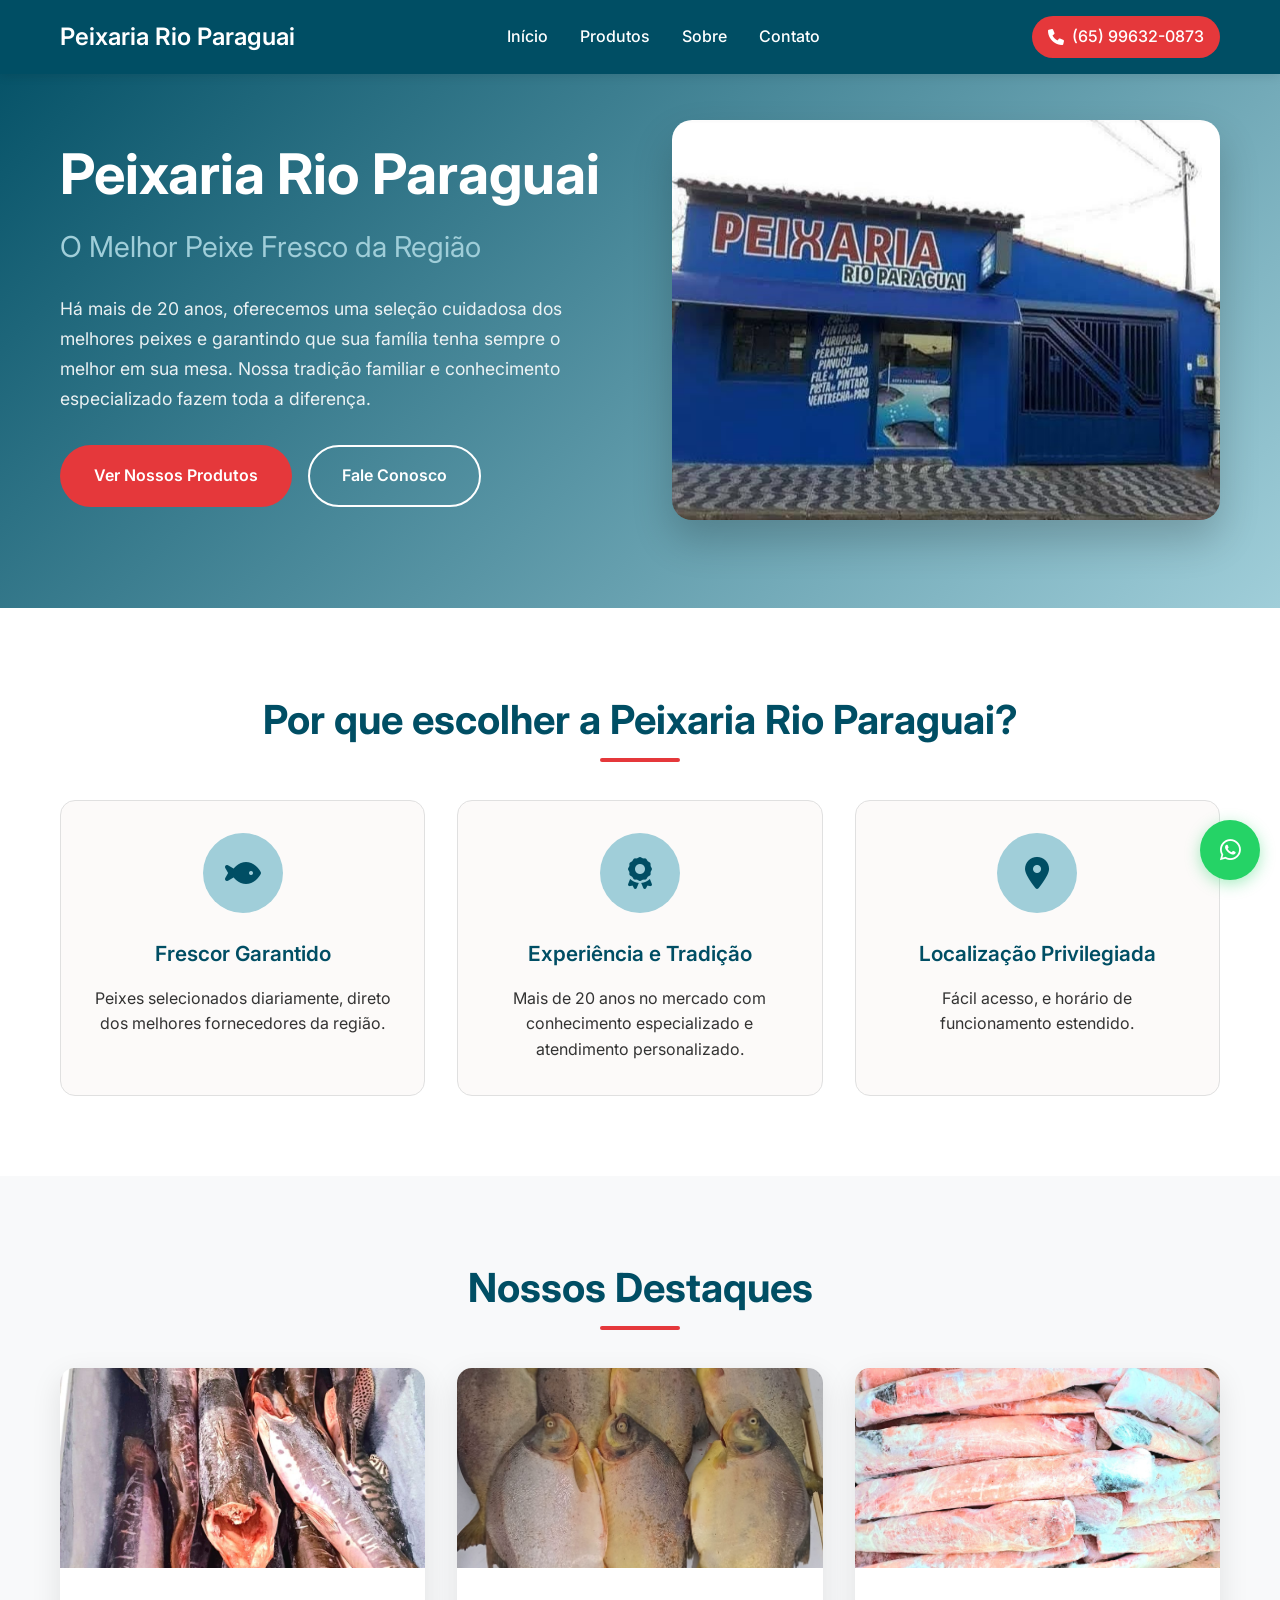
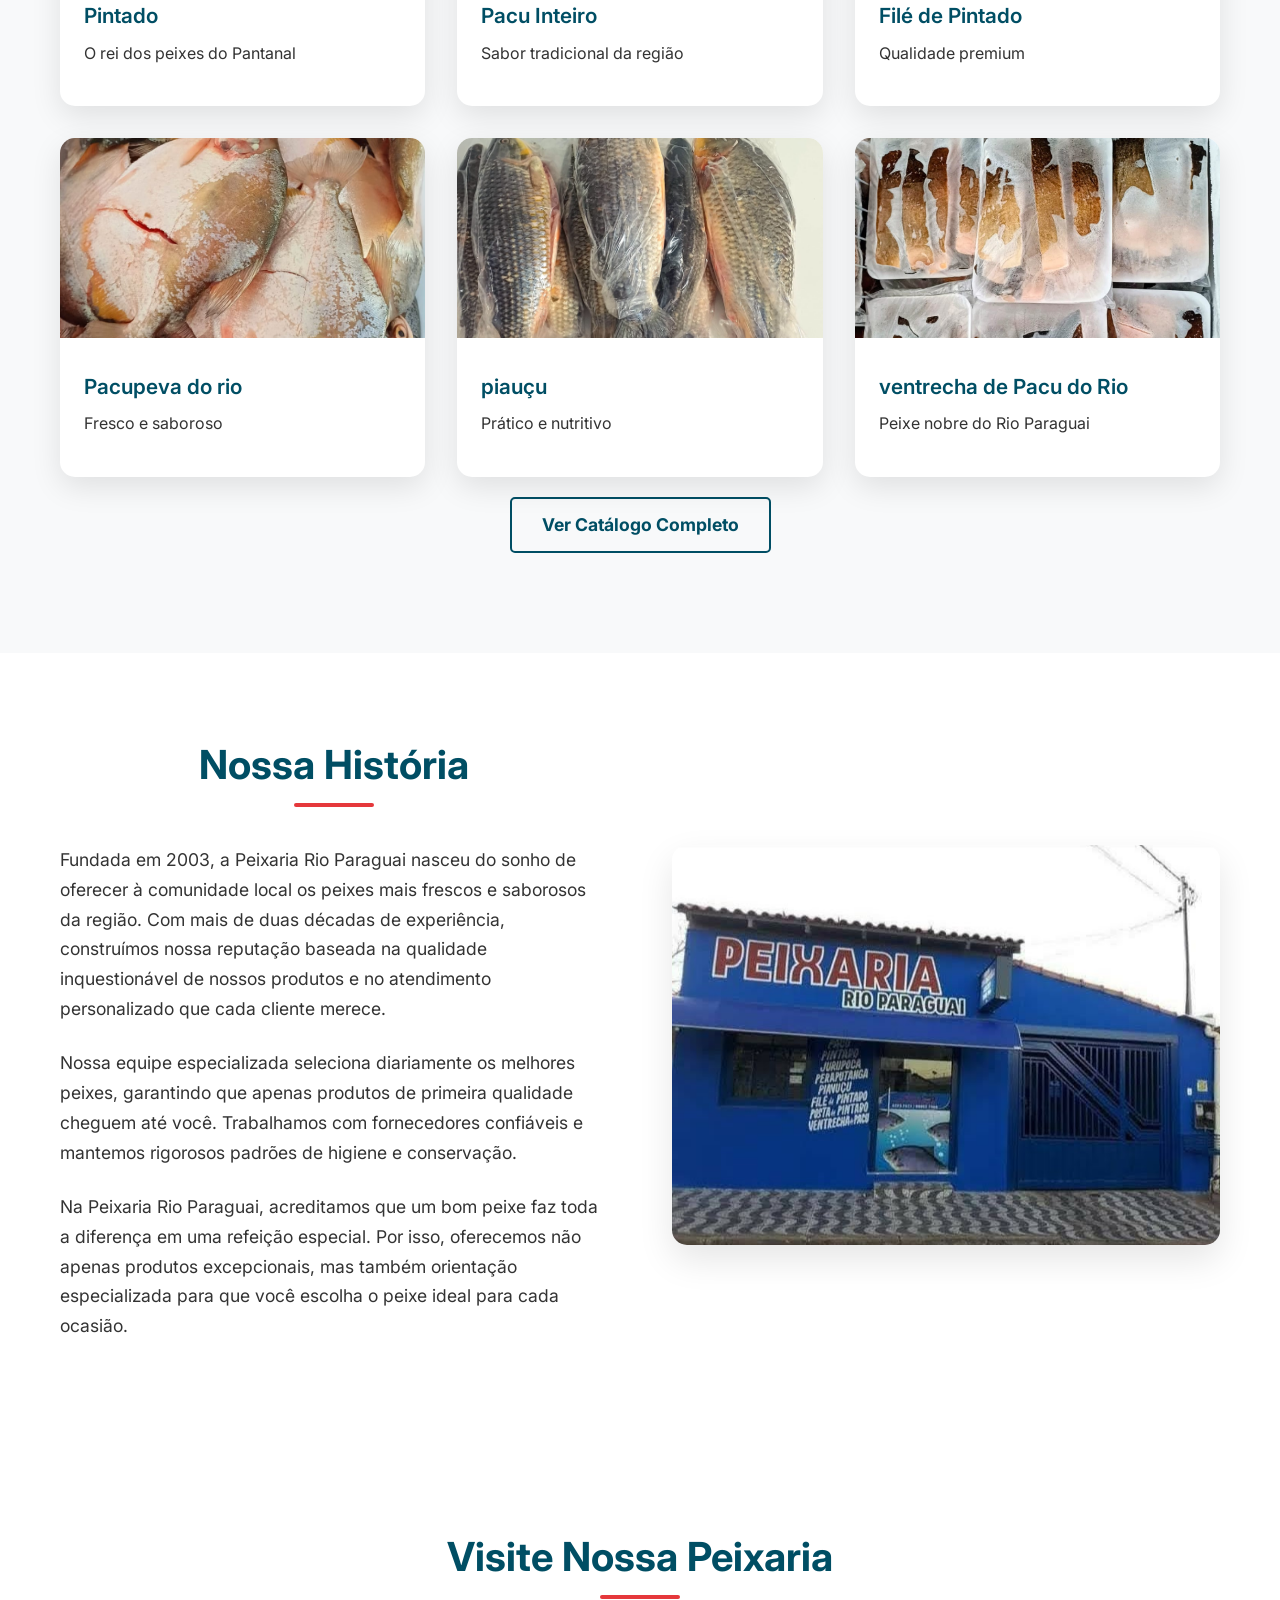
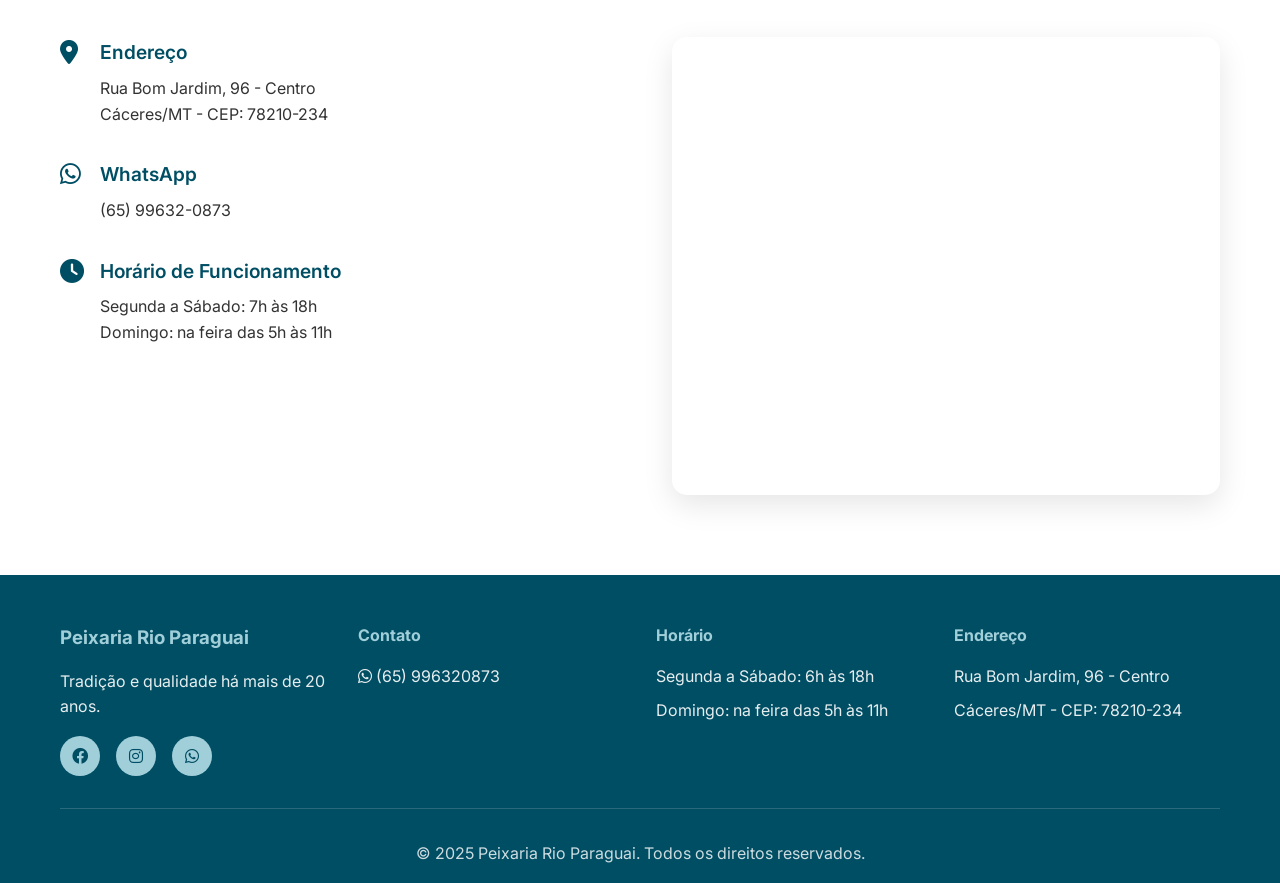
<file: index.html>
<!DOCTYPE html>
<html lang="pt-BR">
<head>
    <meta charset="UTF-8">
    <meta name="viewport" content="width=device-width, initial-scale=1.0">
    <title>Peixaria Rio Paraguai - O Melhor Peixe Fresco da Região</title>
    <meta name="description" content="Peixaria Rio Paraguai - Há mais de 20 anos oferecendo os melhores peixes frescos da região. Qualidade garantida e tradição familiar.">
    <link rel="stylesheet" href="styles/styles.css">
    <link href="https://fonts.googleapis.com/css2?family=Inter:wght@300;400;500;600;700&display=swap" rel="stylesheet">
    <link rel="stylesheet" href="https://cdnjs.cloudflare.com/ajax/libs/font-awesome/6.0.0/css/all.min.css">
</head>
<body>
    <!-- Header -->
    <header class="header">
        <nav class="nav">
            <div class="nav-container">
                <div class="nav-logo">
                    <h2>Peixaria Rio Paraguai</h2>
                </div>
                <ul class="nav-menu">
                    <li><a href="#inicio" class="nav-link">Início</a></li>
                    <li><a href="produtos/index.html" class="nav-link">Produtos</a></li>
                    <li><a href="#sobre" class="nav-link">Sobre</a></li>
                    <li><a href="#contato" class="nav-link">Contato</a></li>
                </ul>
                <div class="nav-contact">
                    <a href="https://wa.me/5565996320873" target="_blank" class="phone-btn">
                        <i class="fas fa-phone"></i>
                        (65) 99632-0873
                    </a>
                </div>
                <div class="hamburger">
                    <span></span>
                    <span></span>
                    <span></span>
                </div>
            </div>
        </nav>
    </header>

    <!-- Hero Section -->
    <section id="inicio" class="hero">
        <div class="hero-container">
            <div class="hero-content">
                <h1 class="hero-title">Peixaria Rio Paraguai</h1>
                <h2 class="hero-subtitle">O Melhor Peixe Fresco da Região</h2>
                <p class="hero-description">
                    Há mais de 20 anos, oferecemos uma seleção cuidadosa dos melhores peixes e 
                    garantindo que sua família tenha sempre o melhor em sua mesa. Nossa tradição familiar e 
                    conhecimento especializado fazem toda a diferença.
                </p>
                <div class="hero-buttons">
                    <a href="#produtos" class="btn btn-primary">Ver Nossos Produtos</a>
                    <a href="#contato" class="btn btn-secondary">Fale Conosco</a>
                </div>
            </div>
            <div class="hero-image">
                <img src="images/peixaria.jpeg" alt="Peixes frescos da Peixaria Rio Paraguai" id="hero-img">
            </div>
        </div>
    </section>

    <!-- Benefícios Section -->
    <section class="benefits">
        <div class="container">
            <h2 class="section-title">Por que escolher a Peixaria Rio Paraguai?</h2>
            <div class="benefits-grid">
                <div class="benefit-card">
                    <div class="benefit-icon">
                        <i class="fas fa-fish"></i>
                    </div>
                    <h3>Frescor Garantido</h3>
                    <p>Peixes selecionados diariamente, direto dos melhores fornecedores da região.</p>
                </div>
                <!--
                <div class="benefit-card">
                    <div class="benefit-icon">
                        <i class="fas fa-star"></i>
                    </div>
                    <h3>Variedade Completa</h3>
                    <p>Peixes de água doce e salgada, frutos do mar frescos e peixes preparados na hora.</p>
                </div>
                -->
                <div class="benefit-card">
                    <div class="benefit-icon">
                        <i class="fas fa-award"></i>
                    </div>
                    <h3>Experiência e Tradição</h3>
                    <p>Mais de 20 anos no mercado com conhecimento especializado e atendimento personalizado.</p>
                </div>
                <div class="benefit-card">
                    <div class="benefit-icon">
                        <i class="fas fa-map-marker-alt"></i>
                    </div>
                    <h3>Localização Privilegiada</h3>
                    <p>Fácil acesso, e horário de funcionamento estendido.</p>
                </div>
            </div>
        </div>
    </section>

    <!-- Produtos Section -->
    <section id="produtos" class="products">
        <div class="container">
            <h2 class="section-title">Nossos Destaques</h2>
            <div class="products-grid">
                <div class="product-card">
                    <img src="images/pintado.jpeg" alt="Pintado sem Cabeça" class="product-image">
                    <div class="product-content">
                        <h3>Pintado </h3>
                        <p>O rei dos peixes do Pantanal</p>
                    </div>
                </div>
                <div class="product-card">
                    <img src="images/pacu.jpeg" alt="Pacu Inteiro" class="product-image">
                    <div class="product-content">
                        <h3>Pacu Inteiro</h3>
                        <p>Sabor tradicional da região</p>
                    </div>
                </div>
                <div class="product-card">
                    <img src="images/file-pintado.jpeg" alt="Filé de Pintado" class="product-image">
                    <div class="product-content">
                        <h3>Filé de Pintado</h3>
                        <p>Qualidade premium</p>
                    </div>
                </div>
                <div class="product-card">
                    <img src="images/pacupeva.jpeg" alt="pacupeva" class="product-image">
                    <div class="product-content">
                        <h3>Pacupeva do rio</h3>
                        <p>Fresco e saboroso</p>
                    </div>
                </div>
                <div class="product-card">
                    <img src="images/piaucu.jpeg" alt="piauçu" class="product-image">
                    <div class="product-content">
                        <h3>piauçu</h3>
                        <p>Prático e nutritivo</p>
                    </div>
                </div>
                <div class="product-card">
                    <img src="images/ventrecha-pacu.jpeg" alt="ventrecha de pacu do rio" class="product-image">
                    <div class="product-content">
                        <h3>ventrecha de Pacu do Rio</h3>
                        <p>Peixe nobre do Rio Paraguai</p>
                    </div>
                </div>
            </div>
            <div class="view-all-container">
                    <a href="produtos.html" class="btn-outline">Ver Catálogo Completo</a>
            </div>
        </div>
    </section>

    <!-- Sobre Section -->
    <section id="sobre" class="about">
        <div class="container">
            <div class="about-content">
                <div class="about-text">
                    <h2 class="section-title">Nossa História</h2>
                    <p>
                        Fundada em 2003, a Peixaria Rio Paraguai nasceu do sonho de oferecer à comunidade local 
                        os peixes mais frescos e saborosos da região. Com mais de duas décadas de experiência, 
                        construímos nossa reputação baseada na qualidade inquestionável de nossos produtos e no 
                        atendimento personalizado que cada cliente merece.
                    </p>
                    <p>
                        Nossa equipe especializada seleciona diariamente os melhores peixes, garantindo que apenas 
                        produtos de primeira qualidade cheguem até você. Trabalhamos com fornecedores confiáveis e 
                        mantemos rigorosos padrões de higiene e conservação.
                    </p>
                    <p>
                        Na Peixaria Rio Paraguai, acreditamos que um bom peixe faz toda a diferença em uma refeição 
                        especial. Por isso, oferecemos não apenas produtos excepcionais, mas também orientação 
                        especializada para que você escolha o peixe ideal para cada ocasião.
                    </p>
                </div>
                <div class="about-image">
                    <img src="images/peixaria.jpeg" alt="Interior da Peixaria Rio Paraguai" id="about-img">
                </div>
            </div>
        </div>
    </section>

    <!-- Depoimentos Section 
    <section class="testimonials">
        <div class="container">
            <h2 class="section-title">O que nossos clientes dizem</h2>
            <div class="testimonials-grid">
                <div class="testimonial-card">
                    <div class="testimonial-content">
                        <p>"Compro peixe na Rio Paraguai há anos. Sempre fresco e de qualidade! O atendimento é excepcional."</p>
                    </div>
                    <div class="testimonial-author">
                        <strong>Maria Silva</strong>
                        <span>Cliente há 8 anos</span>
                    </div>
                </div>
                <div class="testimonial-card">
                    <div class="testimonial-content">
                        <p>"O melhor atendimento da cidade. Eles sabem tudo sobre peixes e sempre me ajudam a escolher o melhor!"</p>
                    </div>
                    <div class="testimonial-author">
                        <strong>João Santos</strong>
                        <span>Cliente há 5 anos</span>
                    </div>
                </div>
                <div class="testimonial-card">
                    <div class="testimonial-content">
                        <p>"Preço justo e produto excelente. Recomendo para toda a família! Nunca me decepcionaram."</p>
                    </div>
                    <div class="testimonial-author">
                        <strong>Ana Costa</strong>
                        <span>Cliente há 3 anos</span>
                    </div>
                </div>
            </div>
        </div>
    </section>
    -->

    <!-- Ofertas Section 
    <section class="offers">
        <div class="container">
            <h2 class="section-title">Ofertas Especiais</h2>
            <div class="offers-grid">
                <div class="offer-card">
                    <div class="offer-badge">Promoção</div>
                    <h3>Combo Família</h3>
                    <p>2kg de peixe + 1kg de camarão</p>
                    <div class="offer-price">
                        <span class="old-price">R$ 120,00</span>
                        <span class="new-price">R$ 95,00</span>
                    </div>
                </div>
                <div class="offer-card">
                    <div class="offer-badge">Desconto</div>
                    <h3>Compras acima de R$ 100</h3>
                    <p>Ganhe 10% de desconto</p>
                    <div class="offer-price">
                        <span class="new-price">10% OFF</span>
                    </div>
                </div>
                <div class="offer-card">
                    <div class="offer-badge">Fidelidade</div>
                    <h3>Programa de Pontos</h3>
                    <p>Acumule pontos e ganhe descontos</p>
                    <div class="offer-price">
                        <span class="new-price">Cadastre-se</span>
                    </div>
                </div>
            </div>
        </div>
    </section>
    -->

    <!-- Contato Section -->
    <section id="contato" class="contact">
        <div class="container">
            <h2 class="section-title">Visite Nossa Peixaria</h2>
            <div class="contact-content">
                <div class="contact-info">
                    <div class="contact-item">
                        <i class="fas fa-map-marker-alt"></i>
                        <div>
                            <h3>Endereço</h3>
                            <p>Rua Bom Jardim, 96 - Centro<br>Cáceres/MT - CEP: 78210-234</p>
                        </div>
                    </div>
                    <div class="contact-item">
                        <i class="fab fa-whatsapp"></i>
                        <div>
                            <h3>WhatsApp</h3>
                            <p>(65) 99632-0873</p>
                        </div>
                    </div>
                    <div class="contact-item">
                        <i class="fas fa-clock"></i>
                        <div>
                            <h3>Horário de Funcionamento</h3>
                            <p>Segunda a Sábado: 7h às 18h<br>Domingo: na feira das 5h às 11h</p>
                        </div>
                    </div>
                </div>
                <div class="contact-map">
                    <iframe src="https://www.google.com/maps/embed?pb=!1m18!1m12!1m3!1d3833.9549942146828!2d-57.694616078392585!3d-16.067825089981294!2m3!1f0!2f0!3f0!3m2!1i1024!2i768!4f13.1!3m3!1m2!1s0x939aff79b876a8a5%3A0xedd7050254cbe85e!2sR.%20Bom%20Jardim%2C%2080%20-%20Centro%2C%20C%C3%A1ceres%20-%20MT%2C%2078200-000!5e0!3m2!1spt-BR!2sbr!4v1758723142160!5m2!1spt-BR!2sbr" width="600" height="450" style="border:0;" allowfullscreen="" loading="lazy" referrerpolicy="no-referrer-when-downgrade"></iframe>
                </div>
            </div>
        </div>
    </section>

    <!-- Footer -->
    <footer class="footer">
        <div class="container">
            <div class="footer-content">
                <div class="footer-section">
                    <h3>Peixaria Rio Paraguai</h3>
                    <p>Tradição e qualidade há mais de 20 anos.</p>
                    <div class="social-links">
                        <a href="https://www.facebook.com/share/g/172iu7sCoX/" target="_blank" aria-label="Facebook"><i class="fab fa-facebook"></i></a>
                        <a href="https://www.instagram.com/peixaria_rio_paraguai" target="_blank" aria-label="Instagram"><i class="fab fa-instagram"></i></a>
                        <a href="https://wa.me/5565996320873" target="_blank" aria-label="WhatsApp"><i class="fab fa-whatsapp"></i></a>
                    </div>
                </div>
                <div class="footer-section">
                    <h4>Contato</h4>
                    <p><i class="fab fa-whatsapp"></i> (65) 996320873</p>
                </div>
                <div class="footer-section">
                    <h4>Horário</h4>
                    <p>Segunda a Sábado: 6h às 18h</p>
                    <p>Domingo: na feira das 5h às 11h</p>
                </div>
                <div class="footer-section">
                    <h4>Endereço</h4>
                    <p>Rua Bom Jardim, 96 - Centro</p>
                    <p>Cáceres/MT - CEP: 78210-234</p>
                </div>
            </div>
            <div class="footer-bottom">
                <p>&copy; 2025 Peixaria Rio Paraguai. Todos os direitos reservados.</p>
            </div>
        </div>
    </footer>

    <!-- WhatsApp Float Button -->
    <a href="https://wa.me/5565996320873" class="whatsapp-float" target="_blank" aria-label="Fale conosco no WhatsApp">
        <i class="fab fa-whatsapp"></i>
    </a>

    <script src="script.js"></script>
</body>
</html>
</file>
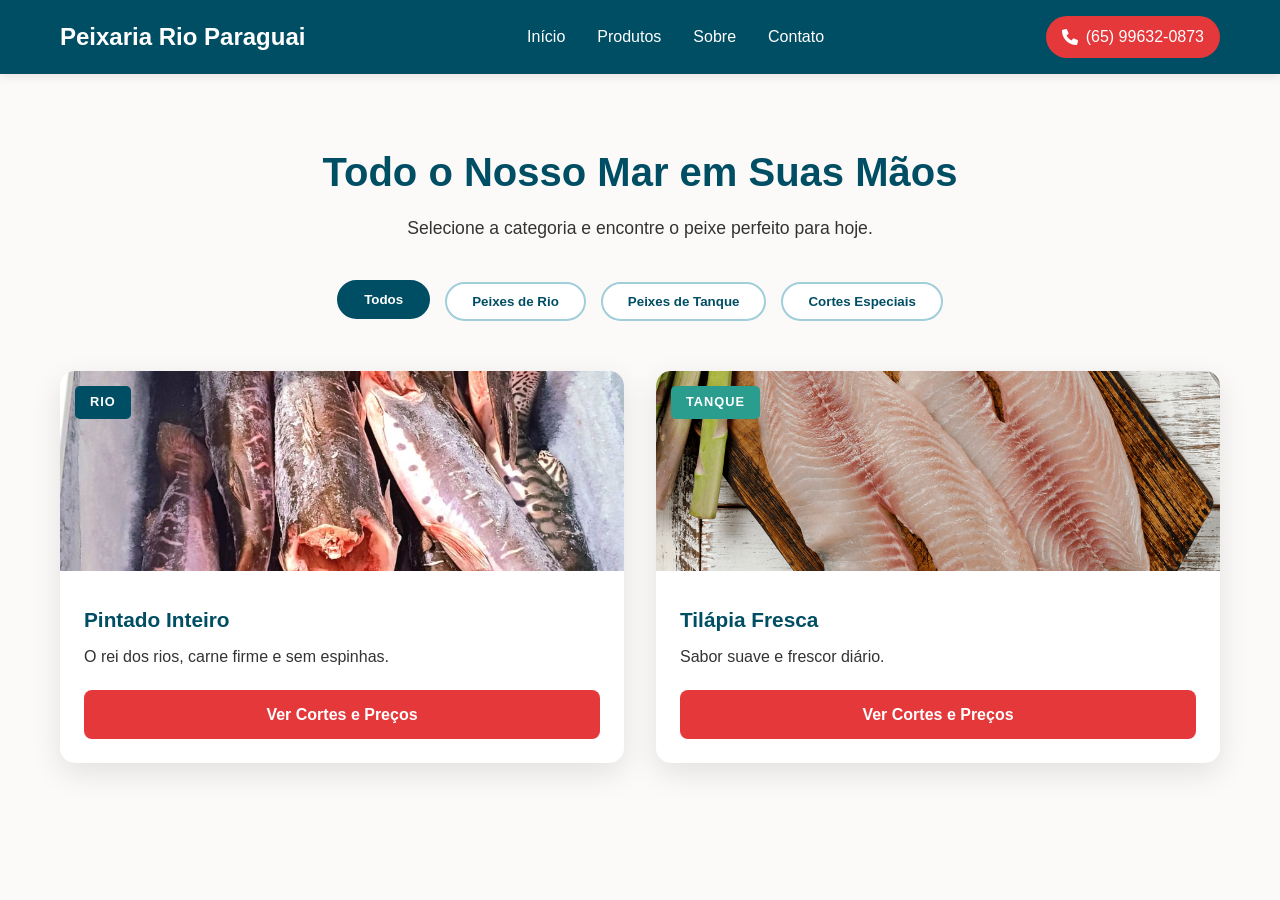
<file: produtos.html>
<!DOCTYPE html>
<html lang="pt-br">
<head>
    <meta charset="UTF-8">
    <meta name="viewport" content="width=device-width, initial-scale=1.0">
    <title>Produtos - Peixaria Rio Paraguai</title>
    
    <link rel="stylesheet" href="styles/styles.css">
    
    <link rel="stylesheet" href="styles/produtos.css">
    
    <link rel="stylesheet" href="https://cdnjs.cloudflare.com/ajax/libs/font-awesome/6.0.0/css/all.min.css">
</head>
<body>

    <header class="header">
        <nav class="nav">
            <div class="nav-container">
                <div class="nav-logo">
                    <h2>Peixaria Rio Paraguai</h2>
                </div>
                <ul class="nav-menu">
                    <li><a href="#inicio" class="nav-link">Início</a></li>
                    <li><a href="produtos/index.html" class="nav-link">Produtos</a></li>
                    <li><a href="#sobre" class="nav-link">Sobre</a></li>
                    <li><a href="#contato" class="nav-link">Contato</a></li>
                </ul>
                <div class="nav-contact">
                    <a href="https://wa.me/5565996320873" target="_blank" class="phone-btn">
                        <i class="fas fa-phone"></i>
                        (65) 99632-0873
                    </a>
                </div>
                <div class="hamburger">
                    <span></span>
                    <span></span>
                    <span></span>
                </div>
            </div>
        </nav>
    </header>

    <main class="catalog-main container">
        
        <header class="catalog-header">
            <h1>Todo o Nosso Mar em Suas Mãos</h1>
            <p>Selecione a categoria e encontre o peixe perfeito para hoje.</p>
        </header>

        <div class="filter-bar">
            <button class="filter-btn active">Todos</button>
            <button class="filter-btn">Peixes de Rio</button>
            <button class="filter-btn">Peixes de Tanque</button>
            <button class="filter-btn">Cortes Especiais</button>
        </div>

        <div class="products-grid">
            
            <div class="product-card">
                <span class="product-badge">Rio</span>
                <img src="images/pintado.jpeg" alt="Pintado" class="product-image">
                <div class="product-content">
                    <h3>Pintado Inteiro</h3>
                    <p>O rei dos rios, carne firme e sem espinhas.</p>
                    <a href="pintado.html" class="btn-detalhes">Ver Cortes e Preços</a>
                </div>
            </div>

            <div class="product-card">
                <span class="product-badge badge-tanque">Tanque</span>
                <img src="images/tilapia.jpg" alt="Tilápia" class="product-image">
                <div class="product-content">
                    <h3>Tilápia Fresca</h3>
                    <p>Sabor suave e frescor diário.</p>
                    <a href="produtos/tilapia.html" class="btn-detalhes">Ver Cortes e Preços</a>
                </div>
            </div>

            </div>
    </main>

    </body>
</html>
</file>
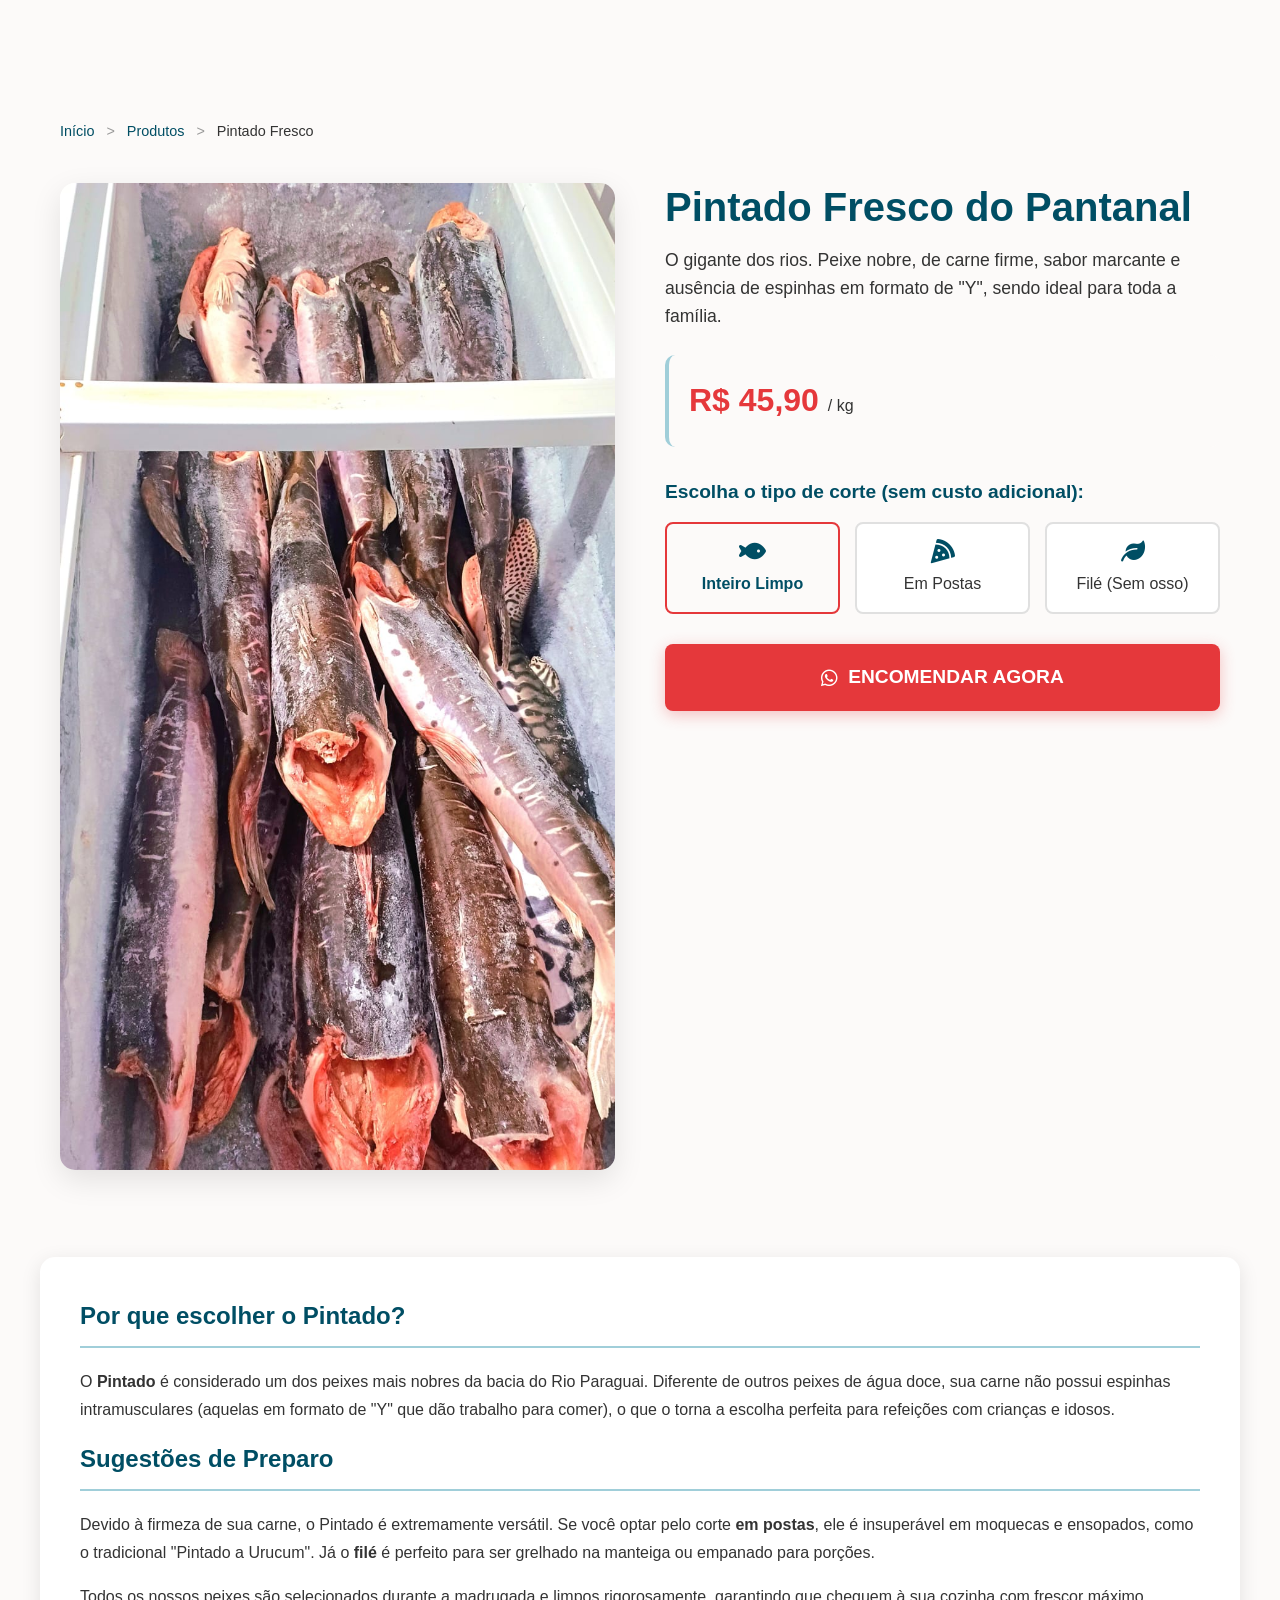
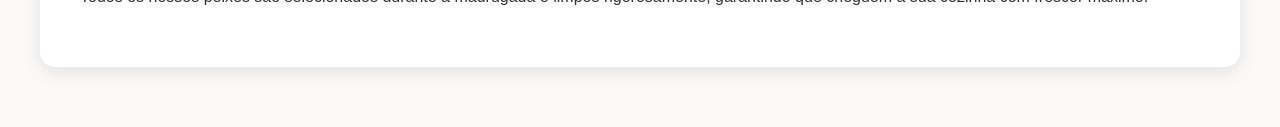
<file: produtos/pintado.html>
<!DOCTYPE html>
<html lang="pt-br">
<head>
    <meta charset="UTF-8">
    <meta name="viewport" content="width=device-width, initial-scale=1.0">
    <title>Pintado Fresco do Pantanal - Peixaria Rio Paraguai</title>
    
    <link rel="stylesheet" href="../styles.css">
    
    <link rel="stylesheet" href="../styles/produto-detalhe.css">
    
    <link rel="stylesheet" href="https://cdnjs.cloudflare.com/ajax/libs/font-awesome/6.0.0/css/all.min.css">
</head>
<body>

    <div class="breadcrumb">
        <a href="../index.html">Início</a> <span>></span> 
        <a href="../produtos.html">Produtos</a> <span>></span> 
        Pintado Fresco
    </div>

    <section class="product-detail-section">
        
        <div class="product-gallery">
            <img src="../images/pintado.jpeg" alt="Pintado fresco inteiro" class="main-image">
        </div>

        <div class="product-info">
            <h1>Pintado Fresco do Pantanal</h1>
            <p class="product-short-desc">O gigante dos rios. Peixe nobre, de carne firme, sabor marcante e ausência de espinhas em formato de "Y", sendo ideal para toda a família.</p>
            
            <div class="product-price-box">
                <span class="price">R$ 45,90 <span class="price-unit">/ kg</span></span>
            </div>

            <div class="product-cuts">
                <h3>Escolha o tipo de corte (sem custo adicional):</h3>
                <div class="cuts-grid">
                    <div class="cut-option active">
                        <i class="fa-solid fa-fish"></i>
                        Inteiro Limpo
                    </div>
                    <div class="cut-option">
                        <i class="fa-solid fa-pizza-slice"></i> Em Postas
                    </div>
                    <div class="cut-option">
                        <i class="fa-solid fa-leaf"></i>
                        Filé (Sem osso)
                    </div>
                </div>
            </div>

            <a href="https://wa.me/5567999999999?text=Olá, tenho interesse no Pintado fresco!" target="_blank" class="btn-large-whatsapp">
                <i class="fa-brands fa-whatsapp"></i> Encomendar Agora
            </a>
        </div>
    </section>

    <section class="product-details-content">
        <h2>Por que escolher o Pintado?</h2>
        <p>O <strong>Pintado</strong> é considerado um dos peixes mais nobres da bacia do Rio Paraguai. Diferente de outros peixes de água doce, sua carne não possui espinhas intramusculares (aquelas em formato de "Y" que dão trabalho para comer), o que o torna a escolha perfeita para refeições com crianças e idosos.</p>
        
        <h2>Sugestões de Preparo</h2>
        <p>Devido à firmeza de sua carne, o Pintado é extremamente versátil. Se você optar pelo corte <strong>em postas</strong>, ele é insuperável em moquecas e ensopados, como o tradicional "Pintado a Urucum". Já o <strong>filé</strong> é perfeito para ser grelhado na manteiga ou empanado para porções.</p>
        <p>Todos os nossos peixes são selecionados durante a madrugada e limpos rigorosamente, garantindo que cheguem à sua cozinha com frescor máximo.</p>
    </section>

    </body>
</html>
</file>
<file: styles/styles.css>
/* Reset e configurações básicas */
* {
    margin: 0;
    padding: 0;
    box-sizing: border-box;
}

:root {
    --azul-nautico: #004e64;
    --vermelho-coral: #e5383b;
    --azul-agua-clara: #a0ced9;
    --branco-areia: #fcfaf9;
    --cinza-texto: #333;
    --cinza-claro: #f8f9fa;
    --sombra: rgba(0, 0, 0, 0.1);
    --transicao: all 0.3s ease;
}

body {
    font-family: 'Inter', sans-serif;
    line-height: 1.6;
    color: var(--cinza-texto);
    background-color: var(--branco-areia);
}

.container {
    max-width: 1200px;
    margin: 0 auto;
    padding: 0 20px;
}

/* Header */
.header {
    background-color: var(--azul-nautico);
    position: fixed;
    top: 0;
    width: 100%;
    z-index: 1000;
    box-shadow: 0 2px 10px var(--sombra);
}

.nav-container {
    display: flex;
    justify-content: space-between;
    align-items: center;
    padding: 1rem 20px;
    max-width: 1200px;
    margin: 0 auto;
}

.nav-logo h2 {
    color: white;
    font-size: 1.5rem;
    font-weight: 600;
}

.nav-menu {
    display: flex;
    list-style: none;
    gap: 2rem;
}

.nav-link {
    color: white;
    text-decoration: none;
    font-weight: 500;
    transition: var(--transicao);
    position: relative;
}

.nav-link:hover {
    color: var(--azul-agua-clara);
}

.nav-link::after {
    content: '';
    position: absolute;
    bottom: -5px;
    left: 0;
    width: 0;
    height: 2px;
    background-color: var(--azul-agua-clara);
    transition: var(--transicao);
}

.nav-link:hover::after {
    width: 100%;
}

.phone-btn {
    background-color: var(--vermelho-coral);
    color: white;
    padding: 0.5rem 1rem;
    border-radius: 25px;
    text-decoration: none;
    font-weight: 500;
    transition: var(--transicao);
    display: flex;
    align-items: center;
    gap: 0.5rem;
}

.phone-btn:hover {
    background-color: #d32f2f;
    transform: translateY(-2px);
}

.hamburger {
    display: none;
    flex-direction: column;
    cursor: pointer;
}

.hamburger span {
    width: 25px;
    height: 3px;
    background-color: white;
    margin: 3px 0;
    transition: var(--transicao);
}

/* Hero Section */
.hero {
    background: linear-gradient(135deg, var(--azul-nautico) 0%, var(--azul-agua-clara) 100%);
    padding: 120px 0 80px;
    color: white;
    overflow: hidden;
}

.hero-container {
    max-width: 1200px;
    margin: 0 auto;
    padding: 0 20px;
    display: grid;
    grid-template-columns: 1fr 1fr;
    gap: 4rem;
    align-items: center;
}

.hero-title {
    font-size: 3.5rem;
    font-weight: 700;
    margin-bottom: 1rem;
    line-height: 1.2;
}

.hero-subtitle {
    font-size: 1.8rem;
    font-weight: 400;
    margin-bottom: 1.5rem;
    color: var(--azul-agua-clara);
}

.hero-description {
    font-size: 1.1rem;
    margin-bottom: 2rem;
    opacity: 0.9;
    line-height: 1.7;
}

.hero-buttons {
    display: flex;
    gap: 1rem;
    flex-wrap: wrap;
}

.btn {
    padding: 1rem 2rem;
    border-radius: 50px;
    text-decoration: none;
    font-weight: 600;
    transition: var(--transicao);
    display: inline-block;
    text-align: center;
    border: 2px solid transparent;
}

.btn-primary {
    background-color: var(--vermelho-coral);
    color: white;
}

.btn-primary:hover {
    background-color: #d32f2f;
    transform: translateY(-3px);
    box-shadow: 0 10px 25px rgba(229, 56, 59, 0.3);
}

.btn-secondary {
    background-color: transparent;
    color: white;
    border: 2px solid white;
}

.btn-secondary:hover {
    background-color: white;
    color: var(--azul-nautico);
    transform: translateY(-3px);
}

.hero-image {
    position: relative;
}

.hero-image img {
    width: 100%;
    height: 400px;
    object-fit: cover;
    border-radius: 20px;
    box-shadow: 0 20px 40px rgba(0, 0, 0, 0.2);
}

/* Sections */
.section-title {
    font-size: 2.5rem;
    font-weight: 700;
    text-align: center;
    margin-bottom: 3rem;
    color: var(--azul-nautico);
    position: relative;
}

.section-title::after {
    content: '';
    position: absolute;
    bottom: -10px;
    left: 50%;
    transform: translateX(-50%);
    width: 80px;
    height: 4px;
    background-color: var(--vermelho-coral);
    border-radius: 2px;
}

/* Benefits Section */
.benefits {
    padding: 80px 0;
    background-color: white;
}

.benefits-grid {
    display: grid;
    grid-template-columns: repeat(auto-fit, minmax(250px, 1fr));
    gap: 2rem;
}

.benefit-card {
    text-align: center;
    padding: 2rem;
    border-radius: 15px;
    background-color: var(--branco-areia);
    transition: var(--transicao);
    border: 1px solid #e0e0e0;
}

.benefit-card:hover {
    transform: translateY(-10px);
    box-shadow: 0 20px 40px var(--sombra);
}

.benefit-icon {
    width: 80px;
    height: 80px;
    background-color: var(--azul-agua-clara);
    border-radius: 50%;
    display: flex;
    align-items: center;
    justify-content: center;
    margin: 0 auto 1.5rem;
    font-size: 2rem;
    color: var(--azul-nautico);
}

.benefit-card h3 {
    font-size: 1.3rem;
    font-weight: 600;
    margin-bottom: 1rem;
    color: var(--azul-nautico);
}

.benefit-card p {
    color: var(--cinza-texto);
    line-height: 1.6;
}

/* Products Section */
.products {
    padding: 80px 0;
    background-color: var(--cinza-claro);
}

.products-grid {
    display: grid;
    grid-template-columns: repeat(auto-fit, minmax(300px, 1fr));
    gap: 2rem;
}

.product-card {
    background-color: white;
    border-radius: 15px;
    overflow: hidden;
    box-shadow: 0 10px 30px var(--sombra);
    transition: var(--transicao);
}

.product-card:hover {
    transform: translateY(-10px);
    box-shadow: 0 20px 40px rgba(0, 0, 0, 0.15);
}

.product-image {
    width: 100%;
    height: 200px;
    object-fit: cover;
}

.product-content {
    padding: 1.5rem;
}

.product-content h3 {
    font-size: 1.3rem;
    font-weight: 600;
    margin-bottom: 0.5rem;
    color: var(--azul-nautico);
}

.product-content p {
    color: var(--cinza-texto);
    margin-bottom: 1rem;
}

.product-price {
    font-size: 1.2rem;
    font-weight: 600;
    color: var(--vermelho-coral);
}

/* Container para centralizar o botão abaixo do grid */
.view-all-container {
    text-align: center;
    margin-top: 20px;
    padding-bottom: 20px;
}

/* Estilo do Botão Outline (Vazado) */
.btn-outline {
    display: inline-block;
    padding: 12px 30px;
    border: 2px solid var(--azul-nautico);
    color: var(--azul-nautico);
    text-decoration: none;
    border-radius: 5px;
    font-weight: bold;
    font-size: 1.1rem;
    transition: all 0.3s ease;
}

.btn-outline:hover {
    background-color: var(--azul-nautico);
    color: #ffffff;
    transform: translateY(-3px);
    box-shadow: 0 4px 15px rgba(0, 78, 100, 0.2);
}

/* About Section */
.about {
    padding: 80px 0;
    background-color: white;
}

.about-content {
    display: grid;
    grid-template-columns: 1fr 1fr;
    gap: 4rem;
    align-items: center;
}

.about-text p {
    margin-bottom: 1.5rem;
    font-size: 1.1rem;
    line-height: 1.7;
    color: var(--cinza-texto);
}

.about-image img {
    width: 100%;
    height: 400px;
    object-fit: cover;
    border-radius: 15px;
    box-shadow: 0 15px 35px var(--sombra);
}

/* Testimonials Section */
.testimonials {
    padding: 80px 0;
    background-color: var(--azul-nautico);
    color: white;
}

.testimonials .section-title {
    color: white;
}

.testimonials .section-title::after {
    background-color: var(--azul-agua-clara);
}

.testimonials-grid {
    display: grid;
    grid-template-columns: repeat(auto-fit, minmax(300px, 1fr));
    gap: 2rem;
}

.testimonial-card {
    background-color: rgba(255, 255, 255, 0.1);
    padding: 2rem;
    border-radius: 15px;
    backdrop-filter: blur(10px);
    border: 1px solid rgba(255, 255, 255, 0.2);
}

.testimonial-content p {
    font-size: 1.1rem;
    line-height: 1.6;
    margin-bottom: 1.5rem;
    font-style: italic;
}

.testimonial-author strong {
    display: block;
    font-size: 1.1rem;
    margin-bottom: 0.5rem;
}

.testimonial-author span {
    opacity: 0.8;
    font-size: 0.9rem;
}

/* Offers Section */
.offers {
    padding: 80px 0;
    background-color: var(--cinza-claro);
}

.offers-grid {
    display: grid;
    grid-template-columns: repeat(auto-fit, minmax(300px, 1fr));
    gap: 2rem;
}

.offer-card {
    background-color: white;
    padding: 2rem;
    border-radius: 15px;
    text-align: center;
    position: relative;
    box-shadow: 0 10px 30px var(--sombra);
    transition: var(--transicao);
}

.offer-card:hover {
    transform: translateY(-10px);
}

.offer-badge {
    position: absolute;
    top: -10px;
    left: 50%;
    transform: translateX(-50%);
    background-color: var(--vermelho-coral);
    color: white;
    padding: 0.5rem 1rem;
    border-radius: 20px;
    font-size: 0.9rem;
    font-weight: 600;
}

.offer-card h3 {
    font-size: 1.3rem;
    font-weight: 600;
    margin: 1rem 0;
    color: var(--azul-nautico);
}

.offer-card p {
    margin-bottom: 1.5rem;
    color: var(--cinza-texto);
}

.offer-price {
    display: flex;
    justify-content: center;
    align-items: center;
    gap: 1rem;
}

.old-price {
    text-decoration: line-through;
    color: #999;
    font-size: 1rem;
}

.new-price {
    font-size: 1.5rem;
    font-weight: 700;
    color: var(--vermelho-coral);
}

/* Contact Section */
.contact {
    padding: 80px 0;
    background-color: white;
}

.contact-content {
    display: grid;
    grid-template-columns: 1fr 1fr;
    gap: 4rem;
}

.contact-info {
    display: flex;
    flex-direction: column;
    gap: 2rem;
}

.contact-item {
    display: flex;
    align-items: flex-start;
    gap: 1rem;
}

.contact-item i {
    font-size: 1.5rem;
    color: var(--azul-nautico);
    margin-top: 0.2rem;
    min-width: 24px;
}

.contact-item h3 {
    font-size: 1.2rem;
    font-weight: 600;
    margin-bottom: 0.5rem;
    color: var(--azul-nautico);
}

.contact-item p {
    color: var(--cinza-texto);
    line-height: 1.6;
}

.contact-map {
    border-radius: 15px;
    overflow: hidden;
    box-shadow: 0 10px 30px var(--sombra);
}

/* Footer */
.footer {
    background-color: var(--azul-nautico);
    color: white;
    padding: 3rem 0 1rem;
}

.footer-content {
    display: grid;
    grid-template-columns: repeat(auto-fit, minmax(250px, 1fr));
    gap: 2rem;
    margin-bottom: 2rem;
}

.footer-section h3,
.footer-section h4 {
    margin-bottom: 1rem;
    color: var(--azul-agua-clara);
}

.footer-section p {
    margin-bottom: 0.5rem;
    opacity: 0.9;
}

.social-links {
    display: flex;
    gap: 1rem;
    margin-top: 1rem;
}

.social-links a {
    width: 40px;
    height: 40px;
    background-color: var(--azul-agua-clara);
    color: var(--azul-nautico);
    display: flex;
    align-items: center;
    justify-content: center;
    border-radius: 50%;
    text-decoration: none;
    transition: var(--transicao);
}

.social-links a:hover {
    background-color: var(--vermelho-coral);
    color: white;
    transform: translateY(-3px);
}

.footer-bottom {
    text-align: center;
    padding-top: 2rem;
    border-top: 1px solid rgba(255, 255, 255, 0.2);
    opacity: 0.8;
}

/* WhatsApp Float Button */
.whatsapp-float {
    position: fixed;
    bottom: 20px;
    right: 20px;
    width: 60px;
    height: 60px;
    background-color: #25d366;
    color: white;
    border-radius: 50%;
    display: flex;
    align-items: center;
    justify-content: center;
    font-size: 1.5rem;
    text-decoration: none;
    box-shadow: 0 4px 15px rgba(37, 211, 102, 0.4);
    transition: var(--transicao);
    z-index: 1000;
}

.whatsapp-float:hover {
    transform: scale(1.1);
    box-shadow: 0 6px 20px rgba(37, 211, 102, 0.6);
}

/* Responsive Design */
@media (max-width: 768px) {
    .nav-menu {
        position: fixed;
        top: 70px;
        left: -100%;
        width: 100%;
        height: calc(100vh - 70px);
        background-color: var(--azul-nautico);
        flex-direction: column;
        justify-content: flex-start;
        align-items: center;
        padding-top: 2rem;
        transition: var(--transicao);
    }

    .nav-menu.active {
        left: 0;
    }

    .nav-contact {
        display: none;
    }

    .hamburger {
        display: flex;
    }

    .hamburger.active span:nth-child(1) {
        transform: rotate(-45deg) translate(-5px, 6px);
    }

    .hamburger.active span:nth-child(2) {
        opacity: 0;
    }

    .hamburger.active span:nth-child(3) {
        transform: rotate(45deg) translate(-5px, -6px);
    }

    .hero-container {
        grid-template-columns: 1fr;
        gap: 2rem;
        text-align: center;
    }

    .hero-title {
        font-size: 2.5rem;
    }

    .hero-subtitle {
        font-size: 1.4rem;
    }

    .hero-buttons {
        justify-content: center;
    }

    .about-content {
        grid-template-columns: 1fr;
        gap: 2rem;
    }

    .contact-content {
        grid-template-columns: 1fr;
        gap: 2rem;
    }

    .section-title {
        font-size: 2rem;
    }

    .benefits-grid,
    .products-grid,
    .testimonials-grid,
    .offers-grid {
        grid-template-columns: 1fr;
    }

    .footer-content {
        grid-template-columns: 1fr;
        text-align: center;
    }
}

@media (max-width: 480px) {
    .container {
        padding: 0 15px;
    }

    .hero {
        padding: 100px 0 60px;
    }

    .hero-title {
        font-size: 2rem;
    }

    .hero-subtitle {
        font-size: 1.2rem;
    }

    .btn {
        padding: 0.8rem 1.5rem;
        font-size: 0.9rem;
    }

    .section-title {
        font-size: 1.8rem;
    }

    .benefits,
    .products,
    .about,
    .testimonials,
    .offers,
    .contact {
        padding: 60px 0;
    }
}

/* Animações */
@keyframes fadeInUp {
    from {
        opacity: 0;
        transform: translateY(30px);
    }
    to {
        opacity: 1;
        transform: translateY(0);
    }
}

.hero-content,
.benefit-card,
.product-card,
.testimonial-card,
.offer-card {
    animation: fadeInUp 0.6s ease-out;
}

/* Smooth scrolling */
html {
    scroll-behavior: smooth;
}
</file>
<file: styles/produtos.css>
/* ==========================================================
   CSS Específico para o Catálogo de Produtos
   Arquivo: produtos.css
   ========================================================== */

/* --- Espaçamento para o Header Fixo --- */
.catalog-main {
    padding-top: 100px; /* Ajuste conforme a altura do seu header */
    min-height: 80vh;
}

/* --- Cabeçalho do Catálogo --- */
.catalog-header {
    text-align: center;
    margin: 40px 0;
}

.catalog-header h1 {
    font-size: 2.5rem;
    color: var(--azul-nautico);
    margin-bottom: 10px;
}

.catalog-header p {
    color: var(--cinza-texto);
    font-size: 1.1rem;
}

/* --- Barra de Filtros --- */
.filter-bar {
    display: flex;
    justify-content: center;
    align-items: center;
    gap: 15px;
    margin-bottom: 50px;
    flex-wrap: wrap;
}

.filter-btn {
    padding: 10px 25px;
    border: 2px solid var(--azul-agua-clara);
    background: white;
    color: var(--azul-nautico);
    border-radius: 30px;
    font-weight: 600;
    cursor: pointer;
    transition: var(--transicao);
}

.filter-btn:hover, 
.filter-btn.active {
    background-color: var(--azul-nautico);
    border-color: var(--azul-nautico);
    color: white;
    transform: translateY(-2px);
}

/* --- Estilo dos Botões de Detalhes no Catálogo --- */
.catalog-main .btn-detalhes {
    display: block;
    background-color: var(--vermelho-coral);
    color: white;
    text-align: center;
    padding: 12px;
    border-radius: 8px;
    text-decoration: none;
    font-weight: 600;
    margin-top: 20px;
    transition: var(--transicao);
}

.catalog-main .btn-detalhes:hover {
    background-color: #c72e2e;
    transform: scale(1.02);
}

/* --- Badge (Etiqueta de Origem) --- */
.product-card {
    position: relative; /* Necessário para posicionar a badge dentro do card */
}

.product-badge {
    position: absolute;
    top: 15px;
    left: 15px;
    background-color: var(--azul-nautico);
    color: white;
    padding: 6px 15px;
    border-radius: 5px;
    font-size: 0.8rem;
    font-weight: 700;
    z-index: 5;
    text-transform: uppercase;
    letter-spacing: 1px;
}

.badge-tanque {
    background-color: #2a9d8f; /* Um verde água para diferenciar o de tanque */
}

/* --- Ajuste de Responsividade --- */
@media (max-width: 768px) {
    .catalog-header h1 {
        font-size: 2rem;
    }
    .filter-bar {
        gap: 10px;
    }
    .filter-btn {
        padding: 8px 15px;
        font-size: 0.9rem;
    }
}
</file>
<file: styles.css>
/* Reset e configurações básicas */
* {
    margin: 0;
    padding: 0;
    box-sizing: border-box;
}

:root {
    --azul-nautico: #004e64;
    --vermelho-coral: #e5383b;
    --azul-agua-clara: #a0ced9;
    --branco-areia: #fcfaf9;
    --cinza-texto: #333;
    --cinza-claro: #f8f9fa;
    --sombra: rgba(0, 0, 0, 0.1);
    --transicao: all 0.3s ease;
}

body {
    font-family: 'Inter', sans-serif;
    line-height: 1.6;
    color: var(--cinza-texto);
    background-color: var(--branco-areia);
}

.container {
    max-width: 1200px;
    margin: 0 auto;
    padding: 0 20px;
}

/* Header */
.header {
    background-color: var(--azul-nautico);
    position: fixed;
    top: 0;
    width: 100%;
    z-index: 1000;
    box-shadow: 0 2px 10px var(--sombra);
}

.nav-container {
    display: flex;
    justify-content: space-between;
    align-items: center;
    padding: 1rem 20px;
    max-width: 1200px;
    margin: 0 auto;
}

.nav-logo h2 {
    color: white;
    font-size: 1.5rem;
    font-weight: 600;
}

.nav-menu {
    display: flex;
    list-style: none;
    gap: 2rem;
}

.nav-link {
    color: white;
    text-decoration: none;
    font-weight: 500;
    transition: var(--transicao);
    position: relative;
}

.nav-link:hover {
    color: var(--azul-agua-clara);
}

.nav-link::after {
    content: '';
    position: absolute;
    bottom: -5px;
    left: 0;
    width: 0;
    height: 2px;
    background-color: var(--azul-agua-clara);
    transition: var(--transicao);
}

.nav-link:hover::after {
    width: 100%;
}

.phone-btn {
    background-color: var(--vermelho-coral);
    color: white;
    padding: 0.5rem 1rem;
    border-radius: 25px;
    text-decoration: none;
    font-weight: 500;
    transition: var(--transicao);
    display: flex;
    align-items: center;
    gap: 0.5rem;
}

.phone-btn:hover {
    background-color: #d32f2f;
    transform: translateY(-2px);
}

.hamburger {
    display: none;
    flex-direction: column;
    cursor: pointer;
}

.hamburger span {
    width: 25px;
    height: 3px;
    background-color: white;
    margin: 3px 0;
    transition: var(--transicao);
}

/* Hero Section */
.hero {
    background: linear-gradient(135deg, var(--azul-nautico) 0%, var(--azul-agua-clara) 100%);
    padding: 120px 0 80px;
    color: white;
    overflow: hidden;
}

.hero-container {
    max-width: 1200px;
    margin: 0 auto;
    padding: 0 20px;
    display: grid;
    grid-template-columns: 1fr 1fr;
    gap: 4rem;
    align-items: center;
}

.hero-title {
    font-size: 3.5rem;
    font-weight: 700;
    margin-bottom: 1rem;
    line-height: 1.2;
}

.hero-subtitle {
    font-size: 1.8rem;
    font-weight: 400;
    margin-bottom: 1.5rem;
    color: var(--azul-agua-clara);
}

.hero-description {
    font-size: 1.1rem;
    margin-bottom: 2rem;
    opacity: 0.9;
    line-height: 1.7;
}

.hero-buttons {
    display: flex;
    gap: 1rem;
    flex-wrap: wrap;
}

.btn {
    padding: 1rem 2rem;
    border-radius: 50px;
    text-decoration: none;
    font-weight: 600;
    transition: var(--transicao);
    display: inline-block;
    text-align: center;
    border: 2px solid transparent;
}

.btn-primary {
    background-color: var(--vermelho-coral);
    color: white;
}

.btn-primary:hover {
    background-color: #d32f2f;
    transform: translateY(-3px);
    box-shadow: 0 10px 25px rgba(229, 56, 59, 0.3);
}

.btn-secondary {
    background-color: transparent;
    color: white;
    border: 2px solid white;
}

.btn-secondary:hover {
    background-color: white;
    color: var(--azul-nautico);
    transform: translateY(-3px);
}

.hero-image {
    position: relative;
}

.hero-image img {
    width: 100%;
    height: 400px;
    object-fit: cover;
    border-radius: 20px;
    box-shadow: 0 20px 40px rgba(0, 0, 0, 0.2);
}

/* Sections */
.section-title {
    font-size: 2.5rem;
    font-weight: 700;
    text-align: center;
    margin-bottom: 3rem;
    color: var(--azul-nautico);
    position: relative;
}

.section-title::after {
    content: '';
    position: absolute;
    bottom: -10px;
    left: 50%;
    transform: translateX(-50%);
    width: 80px;
    height: 4px;
    background-color: var(--vermelho-coral);
    border-radius: 2px;
}

/* Benefits Section */
.benefits {
    padding: 80px 0;
    background-color: white;
}

.benefits-grid {
    display: grid;
    grid-template-columns: repeat(auto-fit, minmax(250px, 1fr));
    gap: 2rem;
}

.benefit-card {
    text-align: center;
    padding: 2rem;
    border-radius: 15px;
    background-color: var(--branco-areia);
    transition: var(--transicao);
    border: 1px solid #e0e0e0;
}

.benefit-card:hover {
    transform: translateY(-10px);
    box-shadow: 0 20px 40px var(--sombra);
}

.benefit-icon {
    width: 80px;
    height: 80px;
    background-color: var(--azul-agua-clara);
    border-radius: 50%;
    display: flex;
    align-items: center;
    justify-content: center;
    margin: 0 auto 1.5rem;
    font-size: 2rem;
    color: var(--azul-nautico);
}

.benefit-card h3 {
    font-size: 1.3rem;
    font-weight: 600;
    margin-bottom: 1rem;
    color: var(--azul-nautico);
}

.benefit-card p {
    color: var(--cinza-texto);
    line-height: 1.6;
}

/* Products Section */
.products {
    padding: 80px 0;
    background-color: var(--cinza-claro);
}

.products-grid {
    display: grid;
    grid-template-columns: repeat(auto-fit, minmax(300px, 1fr));
    gap: 2rem;
}

.product-card {
    background-color: white;
    border-radius: 15px;
    overflow: hidden;
    box-shadow: 0 10px 30px var(--sombra);
    transition: var(--transicao);
}

.product-card:hover {
    transform: translateY(-10px);
    box-shadow: 0 20px 40px rgba(0, 0, 0, 0.15);
}

.product-image {
    width: 100%;
    height: 200px;
    object-fit: cover;
}

.product-content {
    padding: 1.5rem;
}

.product-content h3 {
    font-size: 1.3rem;
    font-weight: 600;
    margin-bottom: 0.5rem;
    color: var(--azul-nautico);
}

.product-content p {
    color: var(--cinza-texto);
    margin-bottom: 1rem;
}

.product-price {
    font-size: 1.2rem;
    font-weight: 600;
    color: var(--vermelho-coral);
}

/* Container para centralizar o botão abaixo do grid */
.view-all-container {
    text-align: center;
    margin-top: 20px;
    padding-bottom: 20px;
}

/* Estilo do Botão Outline (Vazado) */
.btn-outline {
    display: inline-block;
    padding: 12px 30px;
    border: 2px solid var(--azul-nautico);
    color: var(--azul-nautico);
    text-decoration: none;
    border-radius: 5px;
    font-weight: bold;
    font-size: 1.1rem;
    transition: all 0.3s ease;
}

.btn-outline:hover {
    background-color: var(--azul-nautico);
    color: #ffffff;
    transform: translateY(-3px);
    box-shadow: 0 4px 15px rgba(0, 78, 100, 0.2);
}

/* About Section */
.about {
    padding: 80px 0;
    background-color: white;
}

.about-content {
    display: grid;
    grid-template-columns: 1fr 1fr;
    gap: 4rem;
    align-items: center;
}

.about-text p {
    margin-bottom: 1.5rem;
    font-size: 1.1rem;
    line-height: 1.7;
    color: var(--cinza-texto);
}

.about-image img {
    width: 100%;
    height: 400px;
    object-fit: cover;
    border-radius: 15px;
    box-shadow: 0 15px 35px var(--sombra);
}

/* Testimonials Section */
.testimonials {
    padding: 80px 0;
    background-color: var(--azul-nautico);
    color: white;
}

.testimonials .section-title {
    color: white;
}

.testimonials .section-title::after {
    background-color: var(--azul-agua-clara);
}

.testimonials-grid {
    display: grid;
    grid-template-columns: repeat(auto-fit, minmax(300px, 1fr));
    gap: 2rem;
}

.testimonial-card {
    background-color: rgba(255, 255, 255, 0.1);
    padding: 2rem;
    border-radius: 15px;
    backdrop-filter: blur(10px);
    border: 1px solid rgba(255, 255, 255, 0.2);
}

.testimonial-content p {
    font-size: 1.1rem;
    line-height: 1.6;
    margin-bottom: 1.5rem;
    font-style: italic;
}

.testimonial-author strong {
    display: block;
    font-size: 1.1rem;
    margin-bottom: 0.5rem;
}

.testimonial-author span {
    opacity: 0.8;
    font-size: 0.9rem;
}

/* Offers Section */
.offers {
    padding: 80px 0;
    background-color: var(--cinza-claro);
}

.offers-grid {
    display: grid;
    grid-template-columns: repeat(auto-fit, minmax(300px, 1fr));
    gap: 2rem;
}

.offer-card {
    background-color: white;
    padding: 2rem;
    border-radius: 15px;
    text-align: center;
    position: relative;
    box-shadow: 0 10px 30px var(--sombra);
    transition: var(--transicao);
}

.offer-card:hover {
    transform: translateY(-10px);
}

.offer-badge {
    position: absolute;
    top: -10px;
    left: 50%;
    transform: translateX(-50%);
    background-color: var(--vermelho-coral);
    color: white;
    padding: 0.5rem 1rem;
    border-radius: 20px;
    font-size: 0.9rem;
    font-weight: 600;
}

.offer-card h3 {
    font-size: 1.3rem;
    font-weight: 600;
    margin: 1rem 0;
    color: var(--azul-nautico);
}

.offer-card p {
    margin-bottom: 1.5rem;
    color: var(--cinza-texto);
}

.offer-price {
    display: flex;
    justify-content: center;
    align-items: center;
    gap: 1rem;
}

.old-price {
    text-decoration: line-through;
    color: #999;
    font-size: 1rem;
}

.new-price {
    font-size: 1.5rem;
    font-weight: 700;
    color: var(--vermelho-coral);
}

/* Contact Section */
.contact {
    padding: 80px 0;
    background-color: white;
}

.contact-content {
    display: grid;
    grid-template-columns: 1fr 1fr;
    gap: 4rem;
}

.contact-info {
    display: flex;
    flex-direction: column;
    gap: 2rem;
}

.contact-item {
    display: flex;
    align-items: flex-start;
    gap: 1rem;
}

.contact-item i {
    font-size: 1.5rem;
    color: var(--azul-nautico);
    margin-top: 0.2rem;
    min-width: 24px;
}

.contact-item h3 {
    font-size: 1.2rem;
    font-weight: 600;
    margin-bottom: 0.5rem;
    color: var(--azul-nautico);
}

.contact-item p {
    color: var(--cinza-texto);
    line-height: 1.6;
}

.contact-map {
    border-radius: 15px;
    overflow: hidden;
    box-shadow: 0 10px 30px var(--sombra);
}

/* Footer */
.footer {
    background-color: var(--azul-nautico);
    color: white;
    padding: 3rem 0 1rem;
}

.footer-content {
    display: grid;
    grid-template-columns: repeat(auto-fit, minmax(250px, 1fr));
    gap: 2rem;
    margin-bottom: 2rem;
}

.footer-section h3,
.footer-section h4 {
    margin-bottom: 1rem;
    color: var(--azul-agua-clara);
}

.footer-section p {
    margin-bottom: 0.5rem;
    opacity: 0.9;
}

.social-links {
    display: flex;
    gap: 1rem;
    margin-top: 1rem;
}

.social-links a {
    width: 40px;
    height: 40px;
    background-color: var(--azul-agua-clara);
    color: var(--azul-nautico);
    display: flex;
    align-items: center;
    justify-content: center;
    border-radius: 50%;
    text-decoration: none;
    transition: var(--transicao);
}

.social-links a:hover {
    background-color: var(--vermelho-coral);
    color: white;
    transform: translateY(-3px);
}

.footer-bottom {
    text-align: center;
    padding-top: 2rem;
    border-top: 1px solid rgba(255, 255, 255, 0.2);
    opacity: 0.8;
}

/* WhatsApp Float Button */
.whatsapp-float {
    position: fixed;
    bottom: 20px;
    right: 20px;
    width: 60px;
    height: 60px;
    background-color: #25d366;
    color: white;
    border-radius: 50%;
    display: flex;
    align-items: center;
    justify-content: center;
    font-size: 1.5rem;
    text-decoration: none;
    box-shadow: 0 4px 15px rgba(37, 211, 102, 0.4);
    transition: var(--transicao);
    z-index: 1000;
}

.whatsapp-float:hover {
    transform: scale(1.1);
    box-shadow: 0 6px 20px rgba(37, 211, 102, 0.6);
}

/* Responsive Design */
@media (max-width: 768px) {
    .nav-menu {
        position: fixed;
        top: 70px;
        left: -100%;
        width: 100%;
        height: calc(100vh - 70px);
        background-color: var(--azul-nautico);
        flex-direction: column;
        justify-content: flex-start;
        align-items: center;
        padding-top: 2rem;
        transition: var(--transicao);
    }

    .nav-menu.active {
        left: 0;
    }

    .nav-contact {
        display: none;
    }

    .hamburger {
        display: flex;
    }

    .hamburger.active span:nth-child(1) {
        transform: rotate(-45deg) translate(-5px, 6px);
    }

    .hamburger.active span:nth-child(2) {
        opacity: 0;
    }

    .hamburger.active span:nth-child(3) {
        transform: rotate(45deg) translate(-5px, -6px);
    }

    .hero-container {
        grid-template-columns: 1fr;
        gap: 2rem;
        text-align: center;
    }

    .hero-title {
        font-size: 2.5rem;
    }

    .hero-subtitle {
        font-size: 1.4rem;
    }

    .hero-buttons {
        justify-content: center;
    }

    .about-content {
        grid-template-columns: 1fr;
        gap: 2rem;
    }

    .contact-content {
        grid-template-columns: 1fr;
        gap: 2rem;
    }

    .section-title {
        font-size: 2rem;
    }

    .benefits-grid,
    .products-grid,
    .testimonials-grid,
    .offers-grid {
        grid-template-columns: 1fr;
    }

    .footer-content {
        grid-template-columns: 1fr;
        text-align: center;
    }
}

@media (max-width: 480px) {
    .container {
        padding: 0 15px;
    }

    .hero {
        padding: 100px 0 60px;
    }

    .hero-title {
        font-size: 2rem;
    }

    .hero-subtitle {
        font-size: 1.2rem;
    }

    .btn {
        padding: 0.8rem 1.5rem;
        font-size: 0.9rem;
    }

    .section-title {
        font-size: 1.8rem;
    }

    .benefits,
    .products,
    .about,
    .testimonials,
    .offers,
    .contact {
        padding: 60px 0;
    }
}

/* Animações */
@keyframes fadeInUp {
    from {
        opacity: 0;
        transform: translateY(30px);
    }
    to {
        opacity: 1;
        transform: translateY(0);
    }
}

.hero-content,
.benefit-card,
.product-card,
.testimonial-card,
.offer-card {
    animation: fadeInUp 0.6s ease-out;
}

/* Smooth scrolling */
html {
    scroll-behavior: smooth;
}
</file>
<file: styles/produto-detalhe.css>
/* ==========================================================
   CSS Específico para a Página de Detalhes do Produto
   Arquivo: produto-detalhe.css
   ========================================================== */

/* --- Navegação de Migalhas (Breadcrumb) --- */
.breadcrumb {
    padding: 120px 20px 20px; /* Espaço extra no topo por causa do header fixo */
    max-width: 1200px;
    margin: 0 auto;
    font-size: 0.9rem;
    color: var(--cinza-texto);
}

.breadcrumb a {
    color: var(--azul-nautico);
    text-decoration: none;
    font-weight: 500;
}

.breadcrumb a:hover {
    color: var(--vermelho-coral);
}

.breadcrumb span {
    margin: 0 8px;
    color: #999;
}

/* --- Layout Principal do Produto --- */
.product-detail-section {
    max-width: 1200px;
    margin: 0 auto;
    padding: 20px;
    display: grid;
    grid-template-columns: 1fr 1fr;
    gap: 50px;
    align-items: start;
}

/* --- Galeria de Imagens --- */
.product-gallery {
    position: sticky;
    top: 100px; /* Faz a imagem acompanhar a rolagem do texto */
}

.product-gallery .main-image {
    width: 100%;
    height: auto;
    border-radius: 15px;
    box-shadow: 0 10px 30px var(--sombra);
    object-fit: cover;
}

/* --- Informações do Produto (Lado Direito) --- */
.product-info h1 {
    font-size: 2.5rem;
    color: var(--azul-nautico);
    line-height: 1.2;
    margin-bottom: 15px;
}

.product-short-desc {
    font-size: 1.1rem;
    color: var(--cinza-texto);
    margin-bottom: 25px;
    line-height: 1.6;
}

.product-price-box {
    background-color: var(--branco-areia);
    padding: 20px;
    border-radius: 10px;
    border-left: 4px solid var(--azul-agua-clara);
    margin-bottom: 30px;
}

.product-price-box .price {
    font-size: 2rem;
    font-weight: 700;
    color: var(--vermelho-coral);
    display: block;
}

.product-price-box .price-unit {
    font-size: 1rem;
    color: var(--cinza-texto);
    font-weight: normal;
}

/* --- Opções de Cortes --- */
.product-cuts h3 {
    font-size: 1.2rem;
    color: var(--azul-nautico);
    margin-bottom: 15px;
}

.cuts-grid {
    display: grid;
    grid-template-columns: repeat(auto-fit, minmax(120px, 1fr));
    gap: 15px;
    margin-bottom: 30px;
}

.cut-option {
    border: 2px solid #e0e0e0;
    border-radius: 8px;
    padding: 15px 10px;
    text-align: center;
    cursor: pointer;
    transition: var(--transicao);
    background-color: white;
}

.cut-option:hover {
    border-color: var(--azul-agua-clara);
    transform: translateY(-2px);
}

.cut-option.active {
    border-color: var(--vermelho-coral);
    background-color: var(--branco-areia);
    font-weight: bold;
    color: var(--azul-nautico);
}

.cut-option i {
    display: block;
    font-size: 1.5rem;
    color: var(--azul-nautico);
    margin-bottom: 8px;
}

/* --- Botão Gigante de Ação --- */
.btn-large-whatsapp {
    display: flex;
    justify-content: center;
    align-items: center;
    gap: 10px;
    background-color: var(--vermelho-coral);
    color: white;
    width: 100%;
    padding: 18px;
    border-radius: 8px;
    font-size: 1.2rem;
    font-weight: 700;
    text-decoration: none;
    text-transform: uppercase;
    transition: var(--transicao);
    box-shadow: 0 4px 15px rgba(229, 56, 59, 0.3);
}

.btn-large-whatsapp:hover {
    background-color: #c72e2e;
    transform: translateY(-3px);
    box-shadow: 0 8px 25px rgba(229, 56, 59, 0.4);
}

/* --- Área de Texto Rico (Para SEO e AdSense) --- */
.product-details-content {
    max-width: 1200px;
    margin: 60px auto;
    padding: 40px;
    background-color: white;
    border-radius: 15px;
    box-shadow: 0 5px 20px var(--sombra);
}

.product-details-content h2 {
    color: var(--azul-nautico);
    margin-bottom: 20px;
    padding-bottom: 10px;
    border-bottom: 2px solid var(--azul-agua-clara);
}

.product-details-content p {
    margin-bottom: 15px;
    line-height: 1.8;
}

/* --- Responsividade --- */
@media (max-width: 768px) {
    .product-detail-section {
        grid-template-columns: 1fr; /* Coloca imagem e texto em uma coluna só no celular */
        gap: 30px;
        padding: 20px 15px;
    }
    
    .product-gallery {
        position: relative;
        top: 0;
    }

    .product-info h1 {
        font-size: 2rem;
    }
    
    .product-details-content {
        margin: 30px 15px;
        padding: 20px;
    }
}
</file>
